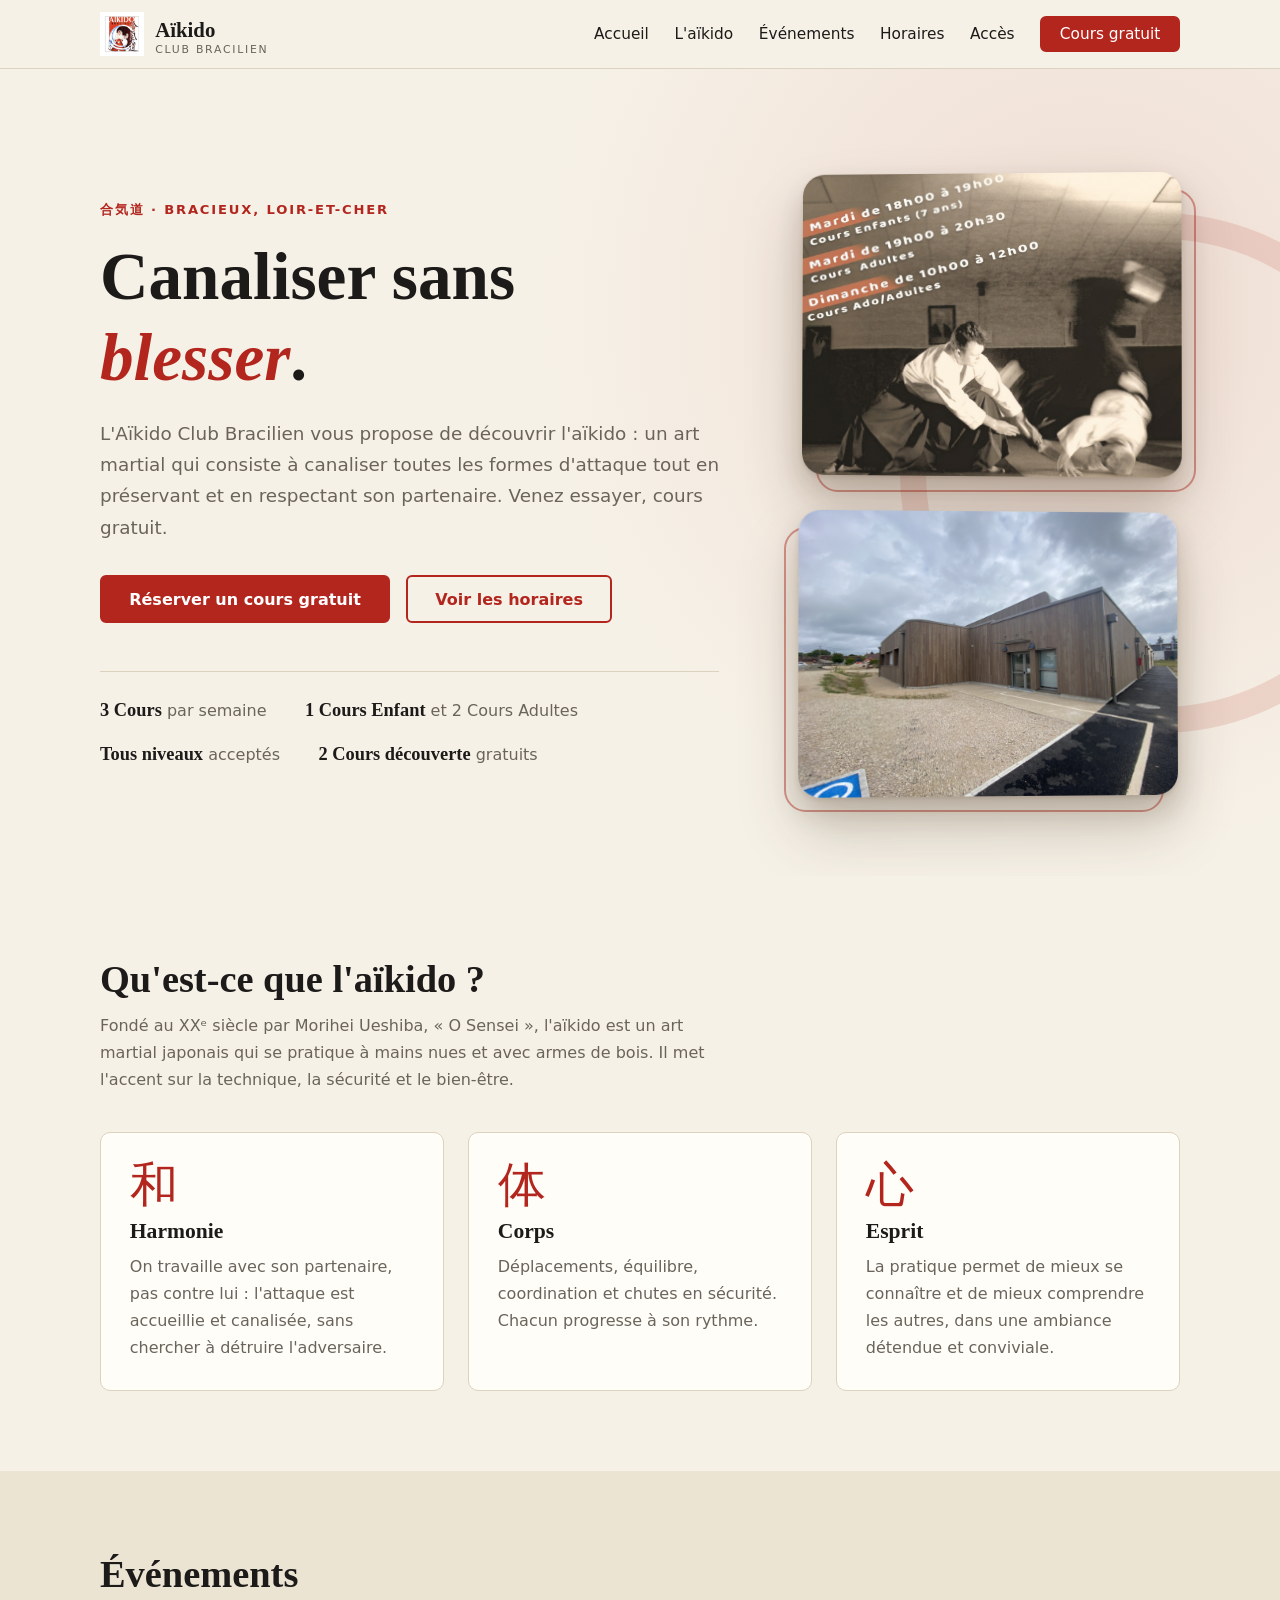
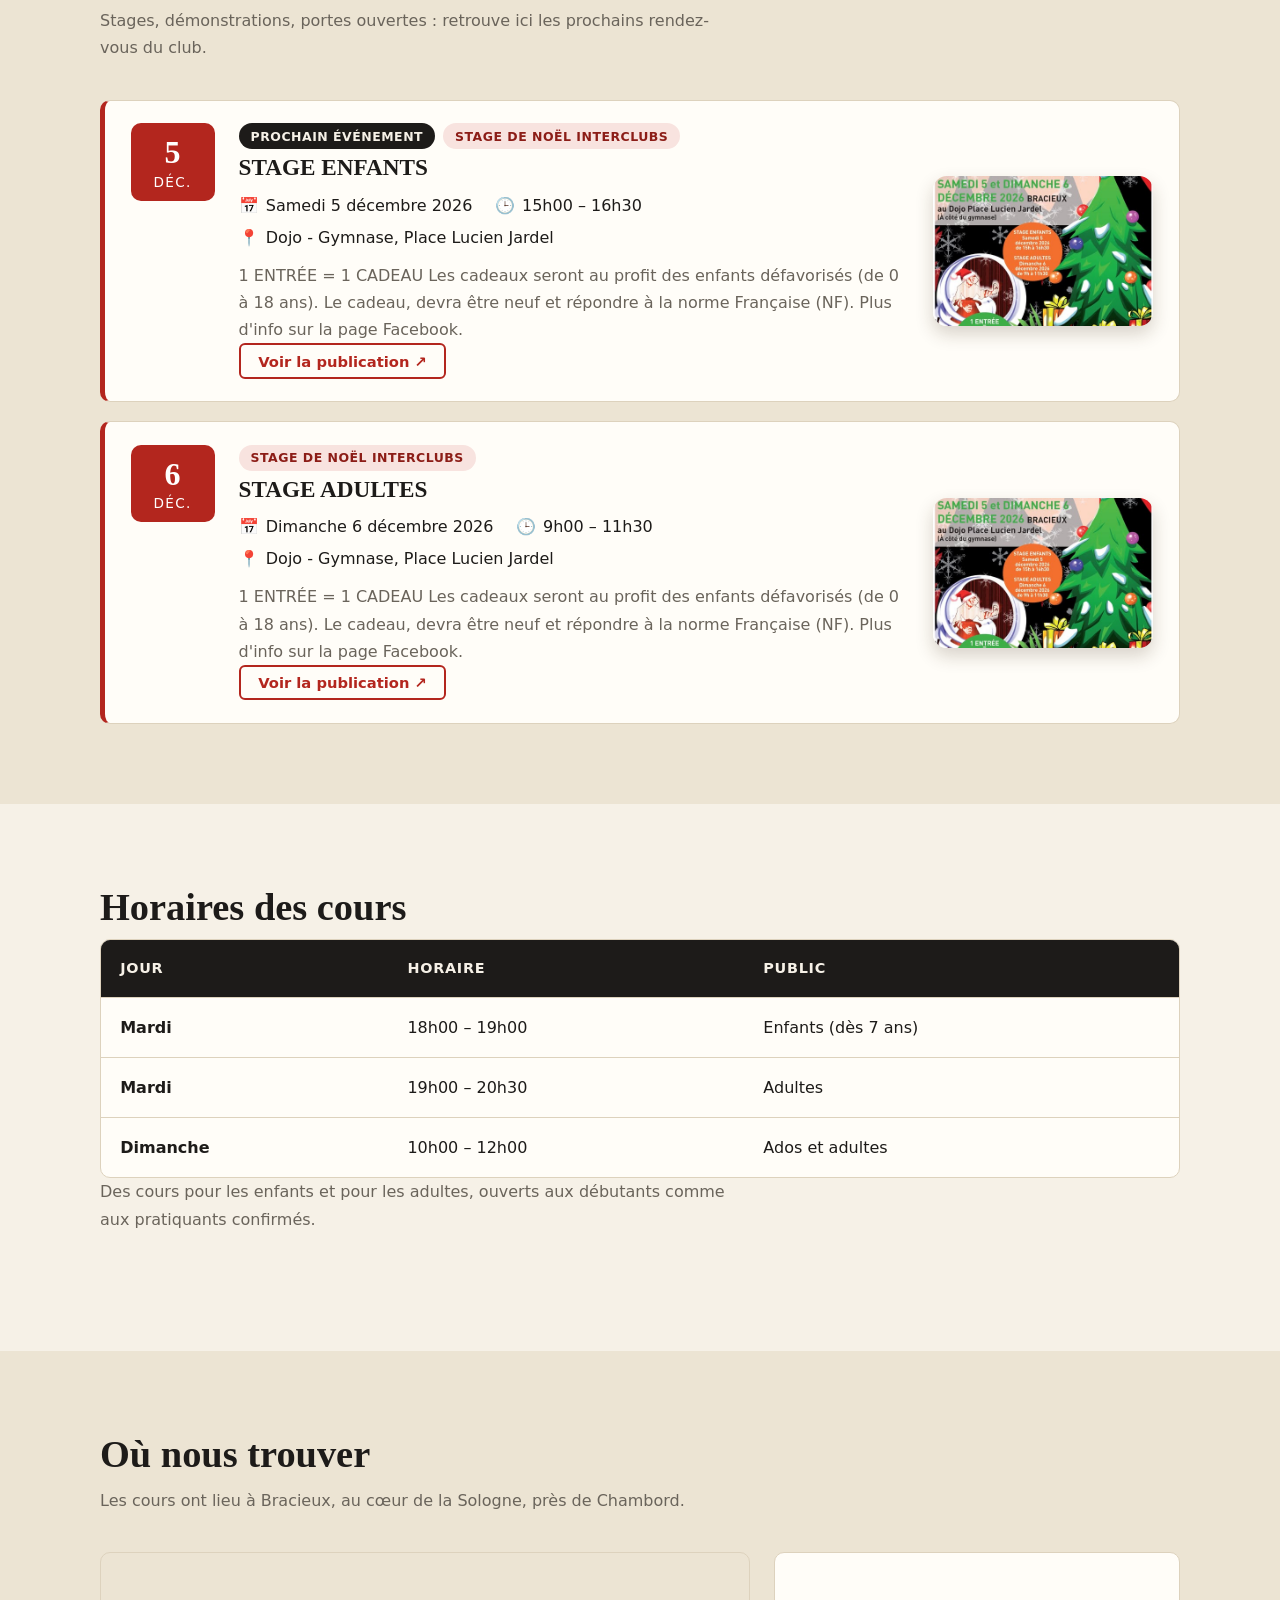
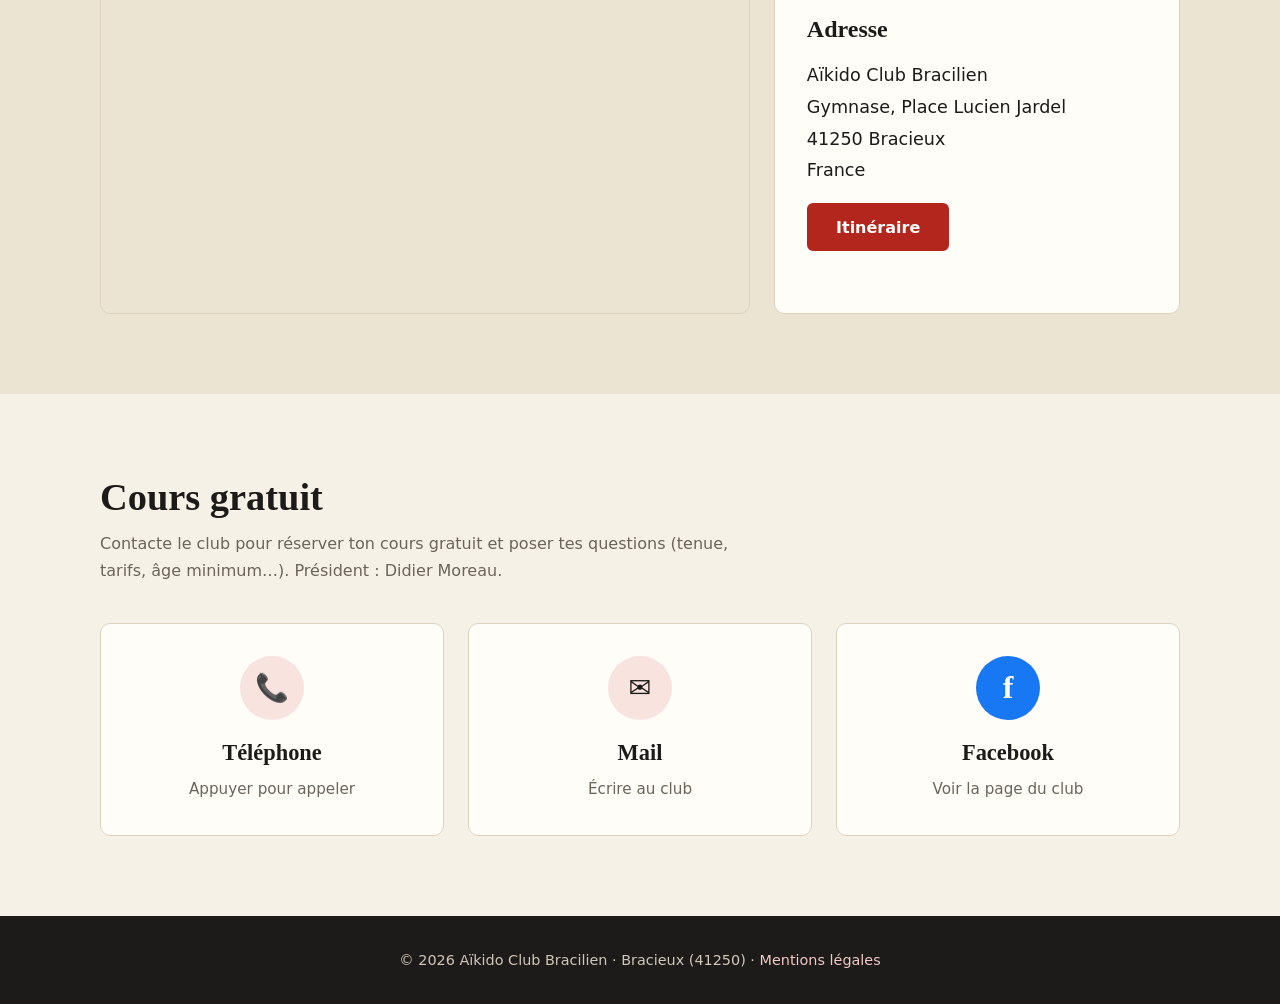
<file: index.html>
<!DOCTYPE html>
<html lang="fr">
<head>
  <meta charset="UTF-8">
  <meta name="viewport" content="width=device-width, initial-scale=1.0">
  <title>Aïkido Club Bracilien — Aïkido à Bracieux (Loir-et-Cher)</title>
  <meta name="description" content="Aïkido Club Bracilien, à Bracieux (41250) : cours d'aïkido le mardi soir et le dimanche matin, cours gratuit.">
  <link rel="icon" href="favicon.ico" sizes="any">
  <link rel="icon" type="image/png" sizes="192x192" href="/favicon.png">
  <link rel="stylesheet" href="css/style.css?v=2">
</head>
<body>

  <header class="site-header">
    <nav class="nav container">
      <a href="#accueil" class="logo">
		  <img src="img/aikido.jpg" alt="" width="44" height="44">
		  <span>Aïkido <small>Club Bracilien</small></span>
      </a>
      <button class="nav-toggle" aria-label="Ouvrir le menu" aria-expanded="false">
        <span></span><span></span><span></span>
      </button>
      <ul class="nav-links">
        <li><a href="#accueil">Accueil</a></li>
        <li><a href="#aikido">L'aïkido</a></li>
		<li><a href="#evenements">Événements</a></li>
        <li><a href="#horaires">Horaires</a></li>
        <li><a href="#lieu">Accès</a></li>
        <li><a href="#contact" class="btn btn-small">Cours gratuit</a></li>
      </ul>
    </nav>
  </header>

  <main>
    <section id="accueil" class="hero">
      <div class="container hero-inner">
        <div class="hero-text">
          <p class="eyebrow">合気道 · Bracieux, Loir-et-Cher</p>
          <h1>Canaliser sans <span class="accent">blesser</span>.</h1>
          <p class="lead">L'Aïkido Club Bracilien vous propose de découvrir l'aïkido : un art martial qui consiste à canaliser toutes les formes d'attaque tout en préservant et en respectant son partenaire. Venez essayer, cours gratuit.</p>
          <div class="hero-actions">
            <a href="#contact" class="btn">Réserver un cours gratuit</a>
            <a href="#horaires" class="btn btn-ghost">Voir les horaires</a>
          </div>
          <ul class="hero-facts">
            <li><strong>3 Cours</strong> par semaine</li>
            <li><strong>1 Cours Enfant</strong> et 2 Cours Adultes</li>
            <li><strong>Tous niveaux</strong> acceptés</li>
            <li><strong>2 Cours découverte</strong> gratuits</li>
          </ul>
        </div>
		  
		<div class="hero-medias">
          <figure class="hero-media">
            <img src="img/hero.jpg" alt="" width="340" onerror="this.parentNode.remove()">
          </figure>
          <figure class="hero-media hero-media-2">
            <img src="img/aikido1.jpg" alt="" width="340" loading="lazy" onerror="this.parentNode.remove()">
          </figure>
		</div>
      </div>
    </section>

    <section id="aikido" class="section">
      <div class="container">
        <h2>Qu'est-ce que l'aïkido ?</h2>
        <p class="section-sub">Fondé au XXᵉ siècle par Morihei Ueshiba, « O Sensei », l'aïkido est un art martial japonais qui se pratique à mains nues et avec armes de bois. Il met l'accent sur la technique, la sécurité et le bien-être.</p>
        <div class="cards">
          <article class="card">
            <div class="kanji" aria-hidden="true">和</div>
            <h3>Harmonie</h3>
            <p>On travaille avec son partenaire, pas contre lui : l'attaque est accueillie et canalisée, sans chercher à détruire l'adversaire.</p>
          </article>
          <article class="card">
            <div class="kanji" aria-hidden="true">体</div>
            <h3>Corps</h3>
            <p>Déplacements, équilibre, coordination et chutes en sécurité. Chacun progresse à son rythme.</p>
          </article>
          <article class="card">
            <div class="kanji" aria-hidden="true">心</div>
            <h3>Esprit</h3>
            <p>La pratique permet de mieux se connaître et de mieux comprendre les autres, dans une ambiance détendue et conviviale.</p>
          </article>
        </div>
      </div>
    </section>

    <section id="evenements" class="section section-alt">
      <div class="container">
        <h2>Événements</h2>
        <p class="section-sub">Stages, démonstrations, portes ouvertes : retrouve ici les prochains rendez-vous du club.</p>
        <ul class="agenda" id="agenda-list"></ul>
        <p class="agenda-empty" id="agenda-empty">
          <span class="agenda-empty-icon" aria-hidden="true">📅</span>
          <strong>Aucun événement annoncé pour le moment</strong>
          <span>Suis le club sur <a href="#contact" data-contact="fb">Facebook</a> pour ne rien manquer.</span>
        </p>
      </div>
    </section>

    <section id="horaires" class="section">
      <div class="container">
        <h2>Horaires des cours</h2>
        <div class="table-wrap">
          <table class="schedule">
            <thead>
              <tr><th>Jour</th><th>Horaire</th><th>Public</th></tr>
            </thead>
            <tbody>
              <tr><td>Mardi</td><td>18h00 – 19h00</td><td>Enfants (dès 7 ans)</td></tr>
              <tr><td>Mardi</td><td>19h00 – 20h30</td><td>Adultes</td></tr>
              <tr><td>Dimanche</td><td>10h00 – 12h00</td><td>Ados et adultes</td></tr>
            </tbody>
          </table>
        </div>
        <p class="section-sub">Des cours pour les enfants et pour les adultes, ouverts aux débutants comme aux pratiquants confirmés.</p>
      </div>
    </section>

    <section id="lieu" class="section section-alt">
      <div class="container">
        <h2>Où nous trouver</h2>
        <p class="section-sub">Les cours ont lieu à Bracieux, au cœur de la Sologne, près de Chambord.</p>
        <div class="lieu">
          <div class="map-wrap">
            <iframe
              title="Carte : Place Lucien Jardel, 41250 Bracieux"
              src="https://www.google.com/maps?q=Place+Lucien+Jardel,+41250+Bracieux,+France&amp;output=embed"
              loading="lazy"
              referrerpolicy="no-referrer-when-downgrade"
              allowfullscreen></iframe>
          </div>
          <div class="address-card">
            <h3>Adresse</h3>
            <address>
              Aïkido Club Bracilien<br>
              Gymnase, Place Lucien Jardel<br>
              41250 Bracieux<br>
              France
            </address>
            <a class="btn" href="https://www.google.com/maps/dir/?api=1&amp;destination=Place+Lucien+Jardel,+41250+Bracieux,+France" target="_blank" rel="noopener noreferrer">Itinéraire</a>          </div>
        </div>
      </div>
    </section>

    <section id="contact" class="section">
      <div class="container">
        <h2>Cours gratuit</h2>
        <p class="section-sub">Contacte le club pour réserver ton cours gratuit et poser tes questions (tenue, tarifs, âge minimum…). Président : Didier Moreau.</p>
        <div class="contact-boxes">
          <a href="#contact" class="contact-box" data-contact="tel" aria-label="Appeler le club">
            <span class="contact-icon" aria-hidden="true">📞</span>
            <strong>Téléphone</strong>
            <span>Appuyer pour appeler</span>
          </a>
          <a href="#contact" class="contact-box" data-contact="mail" aria-label="Écrire un mail au club">
            <span class="contact-icon" aria-hidden="true">✉️</span>
            <strong>Mail</strong>
            <span>Écrire au club</span>
          </a>
          <a href="#contact" class="contact-box" data-contact="fb" aria-label="Ouvrir la page Facebook du club">
            <span class="contact-icon contact-icon-fb" aria-hidden="true">f</span>
            <strong>Facebook</strong>
            <span>Voir la page du club</span>
          </a>
        </div>
      </div>
    </section>
  </main>

  <footer class="site-footer">
    <div class="container">
      <p>© <span id="year"></span> Aïkido Club Bracilien · Bracieux (41250) · <a href="mentions-legales.html" style="color:#f2c9c5">Mentions légales</a></p>
    </div>
  </footer>

  <script src="js/evenements.js"></script>
  <script src="js/main.js"></script>
</body>
</html>
</file>
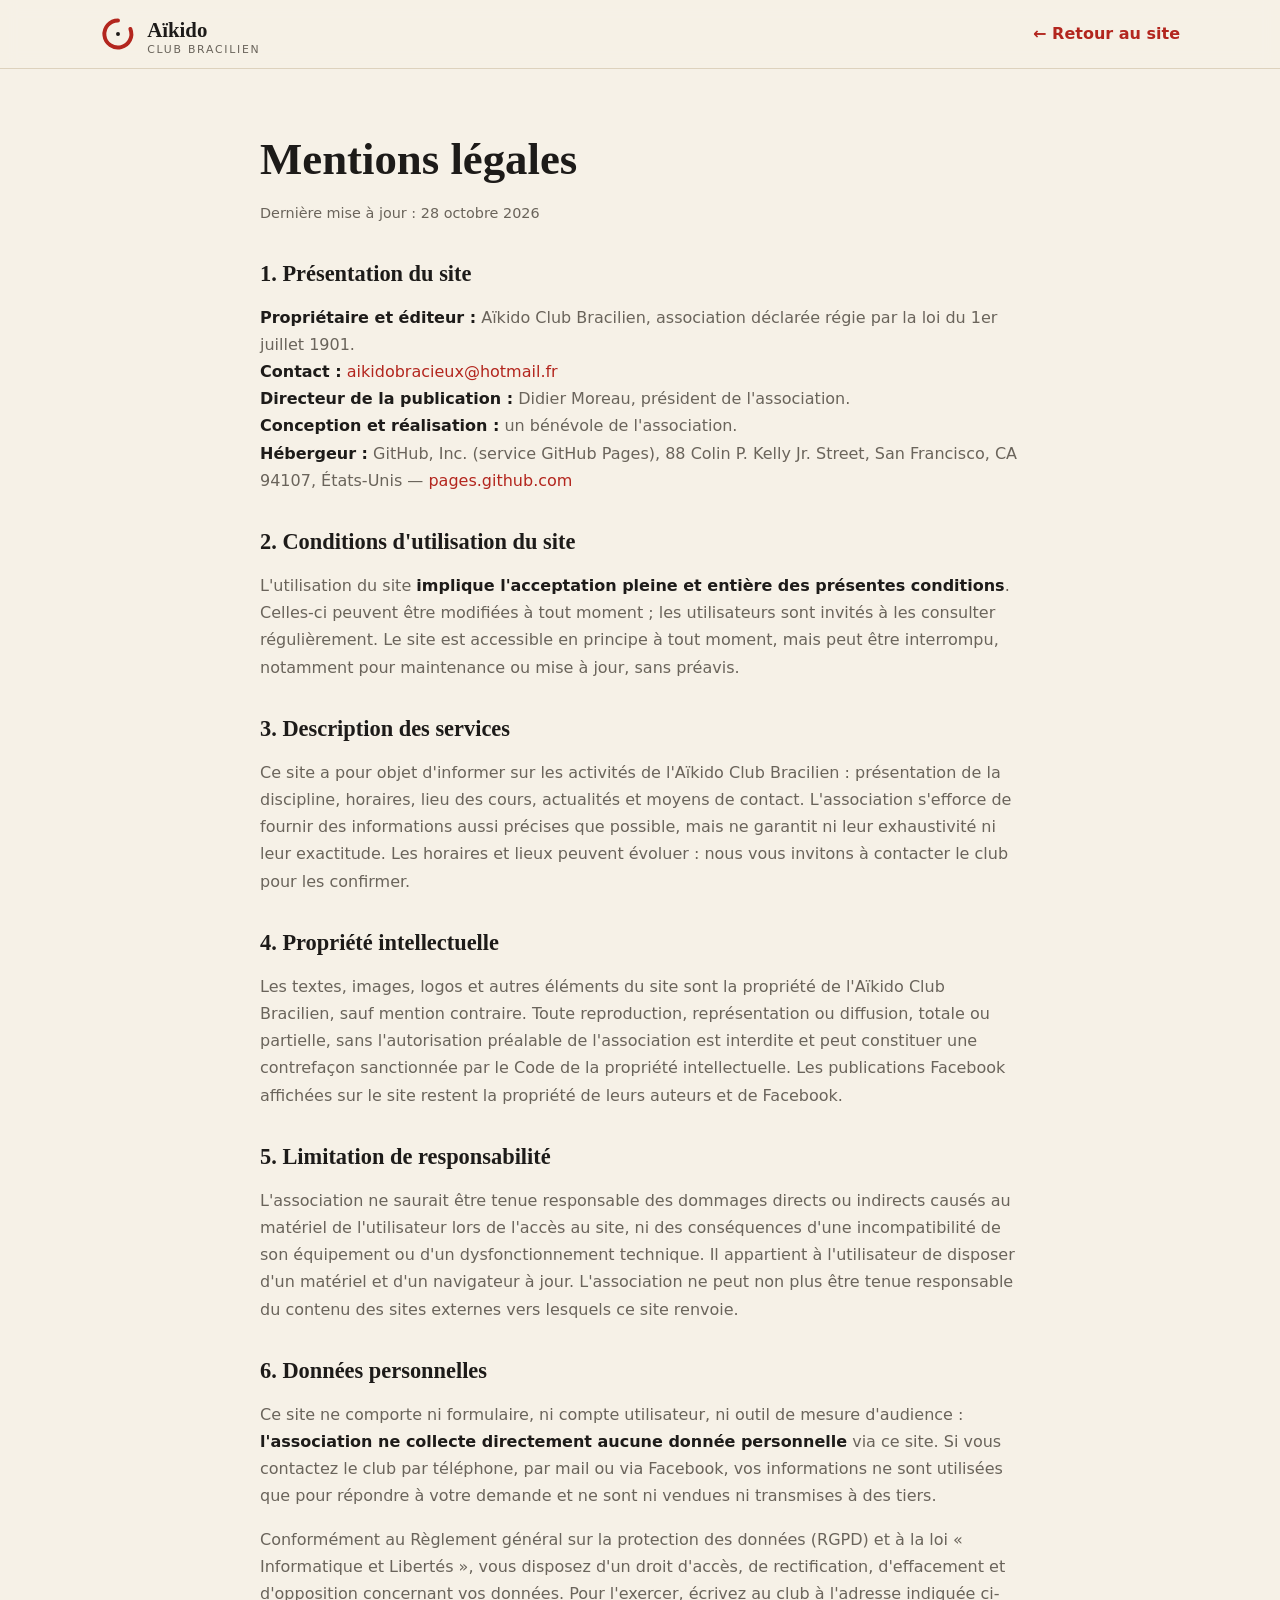
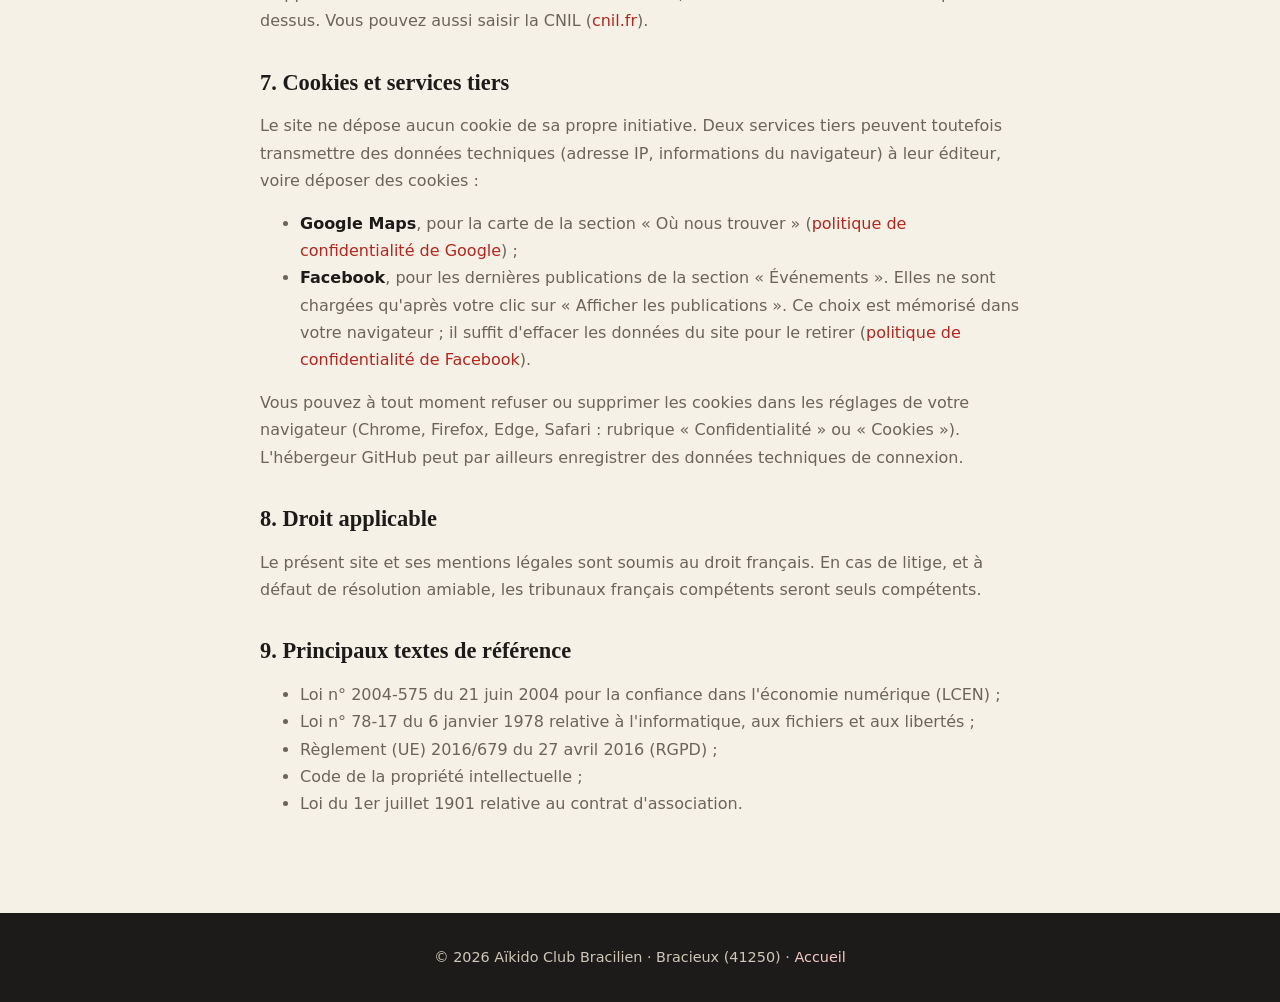
<file: mentions-legales.html>
<!DOCTYPE html>
<html lang="fr">
<head>
  <meta charset="UTF-8">
  <meta name="viewport" content="width=device-width, initial-scale=1.0">
  <title>Mentions légales — Aïkido Club Bracilien</title>
  <meta name="robots" content="noindex">
  <link rel="icon" href="favicon.ico" sizes="any">
  <link rel="icon" type="image/png" href="favicon.png">
  <link rel="stylesheet" href="css/style.css">
  <style>
    .legal { padding: 4rem 0 5rem; max-width: 760px; }
    .legal h1 { font-size: clamp(2rem, 4vw, 2.8rem); margin: 0 0 .5rem; }
    .legal h2 { font-size: 1.4rem; margin: 2.2rem 0 .6rem; }
    .legal p, .legal li { color: var(--muted); }
    .legal strong { color: var(--ink); }
    .legal .updated { font-size: .9rem; }
    .back-link { font-weight: 600; }
    .site-footer a { color: #f2c9c5; }
  </style>
</head>
<body>

  <header class="site-header">
    <nav class="nav container">
      <a href="index.html" class="logo">
        <img src="img/logo.svg" alt="" width="36" height="36">
        <span>Aïkido <small>Club Bracilien</small></span>
      </a>
      <a href="index.html" class="back-link">← Retour au site</a>
    </nav>
  </header>

  <main>
    <div class="container legal">
      <h1>Mentions légales</h1>
      <p class="updated">Dernière mise à jour : 28 octobre 2026</p>

      <h2>1. Présentation du site</h2>
      <p>
        <strong>Propriétaire et éditeur :</strong> Aïkido Club Bracilien, association déclarée régie par la loi du 1er juillet 1901.<br>
        <strong>Contact :</strong> <span id="legal-mail">[adresse électronique du club]</span><br>
        <strong>Directeur de la publication :</strong> Didier Moreau, président de l'association.<br>
        <strong>Conception et réalisation :</strong> un bénévole de l'association.<br>
        <strong>Hébergeur :</strong> GitHub, Inc. (service GitHub Pages), 88 Colin P. Kelly Jr. Street, San Francisco, CA 94107, États-Unis — <a href="https://pages.github.com/" target="_blank" rel="noopener">pages.github.com</a>
      </p>

      <h2>2. Conditions d'utilisation du site</h2>
      <p>L'utilisation du site <strong>implique l'acceptation pleine et entière des présentes conditions</strong>. Celles-ci peuvent être modifiées à tout moment ; les utilisateurs sont invités à les consulter régulièrement. Le site est accessible en principe à tout moment, mais peut être interrompu, notamment pour maintenance ou mise à jour, sans préavis.</p>

      <h2>3. Description des services</h2>
      <p>Ce site a pour objet d'informer sur les activités de l'Aïkido Club Bracilien : présentation de la discipline, horaires, lieu des cours, actualités et moyens de contact. L'association s'efforce de fournir des informations aussi précises que possible, mais ne garantit ni leur exhaustivité ni leur exactitude. Les horaires et lieux peuvent évoluer : nous vous invitons à contacter le club pour les confirmer.</p>

      <h2>4. Propriété intellectuelle</h2>
      <p>Les textes, images, logos et autres éléments du site sont la propriété de l'Aïkido Club Bracilien, sauf mention contraire. Toute reproduction, représentation ou diffusion, totale ou partielle, sans l'autorisation préalable de l'association est interdite et peut constituer une contrefaçon sanctionnée par le Code de la propriété intellectuelle. Les publications Facebook affichées sur le site restent la propriété de leurs auteurs et de Facebook.</p>

      <h2>5. Limitation de responsabilité</h2>
      <p>L'association ne saurait être tenue responsable des dommages directs ou indirects causés au matériel de l'utilisateur lors de l'accès au site, ni des conséquences d'une incompatibilité de son équipement ou d'un dysfonctionnement technique. Il appartient à l'utilisateur de disposer d'un matériel et d'un navigateur à jour. L'association ne peut non plus être tenue responsable du contenu des sites externes vers lesquels ce site renvoie.</p>

      <h2>6. Données personnelles</h2>
      <p>Ce site ne comporte ni formulaire, ni compte utilisateur, ni outil de mesure d'audience : <strong>l'association ne collecte directement aucune donnée personnelle</strong> via ce site. Si vous contactez le club par téléphone, par mail ou via Facebook, vos informations ne sont utilisées que pour répondre à votre demande et ne sont ni vendues ni transmises à des tiers.</p>
      <p>Conformément au Règlement général sur la protection des données (RGPD) et à la loi « Informatique et Libertés », vous disposez d'un droit d'accès, de rectification, d'effacement et d'opposition concernant vos données. Pour l'exercer, écrivez au club à l'adresse indiquée ci-dessus. Vous pouvez aussi saisir la CNIL (<a href="https://www.cnil.fr" target="_blank" rel="noopener">cnil.fr</a>).</p>

      <h2>7. Cookies et services tiers</h2>
      <p>Le site ne dépose aucun cookie de sa propre initiative. Deux services tiers peuvent toutefois transmettre des données techniques (adresse IP, informations du navigateur) à leur éditeur, voire déposer des cookies :</p>
      <ul>
        <li><strong>Google Maps</strong>, pour la carte de la section « Où nous trouver » (<a href="https://policies.google.com/privacy" target="_blank" rel="noopener">politique de confidentialité de Google</a>) ;</li>
        <li><strong>Facebook</strong>, pour les dernières publications de la section « Événements ». Elles ne sont chargées qu'après votre clic sur « Afficher les publications ». Ce choix est mémorisé dans votre navigateur ; il suffit d'effacer les données du site pour le retirer (<a href="https://www.facebook.com/privacy/policy/" target="_blank" rel="noopener">politique de confidentialité de Facebook</a>).</li>
      </ul>
      <p>Vous pouvez à tout moment refuser ou supprimer les cookies dans les réglages de votre navigateur (Chrome, Firefox, Edge, Safari : rubrique « Confidentialité » ou « Cookies »). L'hébergeur GitHub peut par ailleurs enregistrer des données techniques de connexion.</p>

      <h2>8. Droit applicable</h2>
      <p>Le présent site et ses mentions légales sont soumis au droit français. En cas de litige, et à défaut de résolution amiable, les tribunaux français compétents seront seuls compétents.</p>

      <h2>9. Principaux textes de référence</h2>
      <ul>
        <li>Loi n° 2004-575 du 21 juin 2004 pour la confiance dans l'économie numérique (LCEN) ;</li>
        <li>Loi n° 78-17 du 6 janvier 1978 relative à l'informatique, aux fichiers et aux libertés ;</li>
        <li>Règlement (UE) 2016/679 du 27 avril 2016 (RGPD) ;</li>
        <li>Code de la propriété intellectuelle ;</li>
        <li>Loi du 1er juillet 1901 relative au contrat d'association.</li>
      </ul>
    </div>
  </main>

  <footer class="site-footer">
    <div class="container">
      <p>© <span id="year"></span> Aïkido Club Bracilien · Bracieux (41250) · <a href="index.html">Accueil</a></p>
    </div>
  </footer>

  <script>
    document.getElementById('year').textContent = new Date().getFullYear();
    // Adresse mail assemblée au chargement (non écrite en clair dans le code)
    (function () {
      var m = ['aikidobracieux', 'hotmail.fr'].join('@');
      var n = document.getElementById('legal-mail');
      if (n) { var a = document.createElement('a'); a.href = 'mailto:' + m; a.textContent = m; n.textContent = ''; n.appendChild(a); }
    })();
  </script>
</body>
</html>
</file>
<file: css/style.css>
:root {
  --paper: #f6f1e7;
  --paper-alt: #ece4d3;
  --card: #fffdf8;
  --ink: #1d1b19;
  --muted: #6a645b;
  --red: #b3261e;
  --red-dark: #8c1d17;
  --line: #ddd2bd;
  --radius: 10px;
  --serif: "Iowan Old Style", "Palatino Linotype", Palatino, Georgia, "Times New Roman", serif;
  --sans: system-ui, -apple-system, "Segoe UI", Roboto, Arial, sans-serif;
}

*, *::before, *::after { box-sizing: border-box; }
html { scroll-behavior: smooth; scroll-padding-top: 76px; }
body { margin: 0; font-family: var(--sans); background: var(--paper); color: var(--ink); line-height: 1.7; }
img { max-width: 100%; display: block; }
a { color: var(--red); text-decoration: none; }
h1, h2, h3 { font-family: var(--serif); line-height: 1.2; font-weight: 700; }

.container { width: min(1080px, 100% - 2.5rem); margin-inline: auto; }

/* Header */
.site-header { position: sticky; top: 0; z-index: 50; background: rgba(246, 241, 231, .92); backdrop-filter: blur(8px); border-bottom: 1px solid var(--line); }
.nav { display: flex; align-items: center; justify-content: space-between; height: 68px; }
.logo { display: flex; align-items: center; gap: .7rem; color: var(--ink); font-family: var(--serif); font-size: 1.3rem; font-weight: 700; }
.logo small { display: block; font: 500 .68rem var(--sans); letter-spacing: .16em; text-transform: uppercase; color: var(--muted); margin-top: -.3rem; }
.nav-links { display: flex; align-items: center; gap: 1.6rem; list-style: none; margin: 0; padding: 0; }
.nav-links a { color: var(--ink); font-weight: 500; font-size: .96rem; position: relative; }
.nav-links a:not(.btn)::after { content: ""; position: absolute; left: 0; bottom: -4px; width: 0; height: 2px; background: var(--red); transition: width .25s; }
.nav-links a:not(.btn):hover::after { width: 100%; }

.nav-toggle { display: none; background: none; border: 0; cursor: pointer; padding: .5rem; }
.nav-toggle span { display: block; width: 24px; height: 2px; background: var(--ink); margin: 5px 0; }

/* Buttons */
.btn { display: inline-block; cursor: pointer; padding: .8rem 1.7rem; border: 2px solid var(--red); border-radius: 6px; background: var(--red); color: #fff !important; font: 600 1rem var(--sans); transition: background .2s, transform .2s; }
.btn:hover { background: var(--red-dark); border-color: var(--red-dark); transform: translateY(-2px); }
.btn-small { padding: .45rem 1.1rem; font-size: .92rem; }
.btn-ghost { background: transparent; color: var(--red) !important; }
.btn-ghost:hover { background: var(--red); color: #fff !important; }

/* Hero */
.hero { position: relative; overflow: hidden; padding: 6.5rem 0 5rem; background: radial-gradient(circle at 85% 30%, rgba(179, 38, 30, .1), transparent 45%), var(--paper); }
.hero::after { content: ""; position: absolute; right: -140px; top: 50%; width: 520px; height: 520px; transform: translateY(-50%); border: 26px solid rgba(179, 38, 30, .13); border-right-color: transparent; border-radius: 50%; pointer-events: none; }
.hero-inner { position: relative; z-index: 1; }
.eyebrow { color: var(--red); font-weight: 600; letter-spacing: .14em; text-transform: uppercase; font-size: .82rem; margin: 0 0 1rem; }
.hero h1 { font-size: clamp(2.4rem, 6vw, 4.2rem); margin: 0 0 1.2rem; max-width: 14ch; }
.accent { color: var(--red); font-style: italic; }
.lead { font-size: 1.15rem; color: var(--muted); max-width: 54ch; margin: 0 0 2rem; }
.hero-actions { display: flex; flex-wrap: wrap; gap: 1rem; margin-bottom: 3rem; }
.hero-facts { display: flex; flex-wrap: wrap; gap: .8rem 2.4rem; list-style: none; margin: 0; padding: 1.4rem 0 0; border-top: 1px solid var(--line); color: var(--muted); max-width: 640px; }
.hero-facts strong { color: var(--ink); font-family: var(--serif); font-size: 1.15rem; }

/* Sections */
.section { padding: 5rem 0; }
.section-alt { background: var(--paper-alt); }
.section h2 { font-size: clamp(1.7rem, 3.2vw, 2.4rem); margin: 0 0 .6rem; }
.section-sub { color: var(--muted); max-width: 62ch; margin: 0 0 2.4rem; }

.cards { display: grid; grid-template-columns: repeat(auto-fit, minmax(260px, 1fr)); gap: 1.5rem; }
.card { background: var(--card); border: 1px solid var(--line); border-radius: var(--radius); padding: 1.8rem; transition: transform .25s, box-shadow .25s; }
.card:hover { transform: translateY(-5px); box-shadow: 0 14px 30px rgba(60, 40, 20, .1); }
.card h3 { margin: 0 0 .5rem; font-size: 1.35rem; }
.card p { margin: 0; color: var(--muted); }
.kanji { font-family: var(--serif); font-size: 3rem; line-height: 1; color: var(--red); margin-bottom: .6rem; }

/* Table */
.table-wrap { overflow-x: auto; border: 1px solid var(--line); border-radius: var(--radius); background: var(--card); }
.schedule { width: 100%; border-collapse: collapse; min-width: 520px; }
.schedule th, .schedule td { padding: 1rem 1.2rem; text-align: left; border-bottom: 1px solid var(--line); }
.schedule thead th { background: var(--ink); color: var(--paper); font-weight: 600; font-size: .9rem; letter-spacing: .05em; text-transform: uppercase; }
.schedule tbody tr:last-child td { border-bottom: 0; }
.schedule tbody tr:hover { background: #faf4e6; }
.schedule td:first-child { font-weight: 600; }
.note { margin: 1.2rem 0 0; color: var(--muted); font-size: .95rem; }

/* Prices */
.price .amount { font-family: var(--serif); font-size: 2.6rem; color: var(--ink); font-weight: 700; margin: .4rem 0 1rem; }
.price .amount span { font-size: 1rem; color: var(--muted); font-weight: 400; margin-left: .2rem; }
.price ul { margin: 0; padding: 0; list-style: none; color: var(--muted); }
.price li { padding: .4rem 0 .4rem 1.5rem; border-top: 1px solid var(--line); position: relative; }
.price li::before { content: "•"; position: absolute; left: .3rem; color: var(--red); }
.price.featured { border: 2px solid var(--red); position: relative; }
.price.featured::before { content: "Le plus choisi"; position: absolute; top: -.8rem; left: 1.5rem; background: var(--red); color: #fff; font-size: .75rem; padding: .15rem .7rem; border-radius: 99px; letter-spacing: .05em; }

/* Team */
.person { text-align: center; }
.avatar { width: 84px; height: 84px; margin: 0 auto 1rem; border-radius: 50%; background: var(--red); color: #fff; display: grid; place-items: center; font: 700 2.2rem var(--serif); }
.role { color: var(--red) !important; font-weight: 600; font-size: .92rem; margin-bottom: .6rem !important; }

/* Contact */
.contact { display: grid; grid-template-columns: 1fr 1.2fr; gap: 3.5rem; align-items: start; }
.info { list-style: none; margin: 0; padding: 0; display: grid; gap: 1.2rem; color: var(--muted); }
.info strong { color: var(--ink); }
.form { display: grid; gap: 1.1rem; background: var(--card); border: 1px solid var(--line); border-radius: var(--radius); padding: 1.8rem; }
.form label { display: grid; gap: .35rem; font-weight: 600; font-size: .95rem; }
.form input, .form select, .form textarea { width: 100%; padding: .75rem .9rem; background: #fff; color: var(--ink); border: 1px solid var(--line); border-radius: 6px; font: 400 1rem var(--sans); }
.form input:focus, .form select:focus, .form textarea:focus { outline: 2px solid var(--red); outline-offset: 1px; border-color: transparent; }
.form .btn { justify-self: start; }
.form-status { margin: 0; min-height: 1.5em; font-size: .95rem; }
.form-status.ok { color: #1f7a3d; }
.form-status.err { color: var(--red); }

/* Footer */
.site-footer { background: var(--ink); color: #cfc7b8; padding: 2rem 0; text-align: center; font-size: .9rem; }
.site-footer p { margin: 0; }

@media (max-width: 800px) {
  .nav-toggle { display: block; }
  .nav-links { display: none; position: absolute; top: 68px; left: 0; right: 0; flex-direction: column; gap: 0; background: var(--paper); border-bottom: 1px solid var(--line); padding: .5rem 0 1rem; }
  .nav-links.open { display: flex; }
  .nav-links li { padding: .6rem 0; }
  .contact { grid-template-columns: 1fr; gap: 2rem; }
  .hero { padding: 4rem 0 3rem; }
  .hero::after { width: 340px; height: 340px; right: -170px; }
}

@media (prefers-reduced-motion: reduce) {
  * { transition: none !important; scroll-behavior: auto !important; }
}

/* Carte d'appel à l'action (contact) */
.cta-card { background: var(--card); border: 1px solid var(--line); border-radius: var(--radius); padding: 2rem; display: grid; gap: 1rem; justify-items: start; }
.cta-card h3 { margin: 0; font-size: 1.5rem; }
.cta-card p { margin: 0; color: var(--muted); }
.cta-card .cta-sep { margin-top: .4rem; font-size: .95rem; }
.cta-card .btn { font-size: 1.1rem; }

/* Lieu : carte + adresse */
.lieu { display: grid; grid-template-columns: 1.6fr 1fr; gap: 1.5rem; align-items: stretch; }
.map-wrap { min-height: 360px; border: 1px solid var(--line); border-radius: var(--radius); overflow: hidden; background: var(--paper-alt); }
.map-wrap iframe { display: block; width: 100%; height: 100%; min-height: 360px; border: 0; }
.address-card { background: var(--card); border: 1px solid var(--line); border-radius: var(--radius); padding: 2rem; display: grid; gap: 1rem; align-content: center; justify-items: start; }
.address-card h3 { margin: 0; font-size: 1.5rem; }
.address-card address { font-style: normal; font-size: 1.1rem; line-height: 1.8; }

/* Contact : encadrés cliquables */
.contact-boxes { display: grid; grid-template-columns: repeat(auto-fit, minmax(220px, 1fr)); gap: 1.5rem; }
.contact-box { display: grid; gap: .3rem; justify-items: center; text-align: center; padding: 2rem 1.2rem; background: var(--card); border: 1px solid var(--line); border-radius: var(--radius); color: var(--ink); transition: transform .25s, box-shadow .25s, border-color .25s; }
.contact-box:hover, .contact-box:focus-visible { transform: translateY(-5px); border-color: var(--red); box-shadow: 0 14px 30px rgba(60, 40, 20, .12); }
.contact-box strong { font-family: var(--serif); font-size: 1.4rem; }
.contact-box span:last-child { color: var(--muted); font-size: .95rem; }
.contact-icon { width: 64px; height: 64px; border-radius: 50%; display: grid; place-items: center; background: #f8e3df; font-size: 1.7rem; margin-bottom: .6rem; }
.contact-icon-fb { background: #1877f2; color: #fff; font: 700 2rem Georgia, serif; }

/* Agenda des événements */
.agenda { list-style: none; margin: 0; padding: 0; display: grid; gap: 1.2rem; }
.agenda-item { display: flex; gap: 1.5rem; align-items: stretch; background: var(--card); border: 1px solid var(--line); border-left: 5px solid var(--red); border-radius: var(--radius); padding: 1.4rem 1.6rem; transition: transform .25s, box-shadow .25s; }
.agenda-item:hover { transform: translateY(-3px); box-shadow: 0 14px 28px rgba(60, 40, 20, .12); }
.agenda-date { flex: 0 0 auto; min-width: 84px; align-self: flex-start; padding: .7rem .4rem; text-align: center; background: var(--red); color: #fff; border-radius: 10px; line-height: 1.1; }
.agenda-day { display: block; font: 700 2rem var(--serif); white-space: nowrap; }
.agenda-month { display: block; margin-top: .2rem; font-size: .85rem; text-transform: uppercase; letter-spacing: .1em; }
.agenda-body { min-width: 0; }
.agenda-body h3 { margin: .3rem 0 .6rem; font-size: 1.45rem; }
.agenda-tags { display: flex; flex-wrap: wrap; gap: .5rem; }
.agenda-tag { display: inline-block; padding: .15rem .75rem; border-radius: 99px; background: #f8e3df; color: var(--red-dark); font-size: .78rem; font-weight: 600; letter-spacing: .04em; text-transform: uppercase; }
.agenda-tag-next { background: var(--ink); color: var(--paper); }
.agenda-meta { list-style: none; margin: 0 0 .7rem; padding: 0; display: flex; flex-wrap: wrap; gap: .3rem 1.4rem; color: var(--ink); font-weight: 500; }
.agenda-meta-item { display: flex; gap: .45rem; align-items: baseline; }
.agenda-desc { margin: 0; color: var(--muted); }
.agenda-empty { margin: 0; padding: 2.4rem 1.5rem; display: grid; gap: .35rem; justify-items: center; text-align: center; color: var(--muted); background: var(--card); border: 2px dashed var(--line); border-radius: var(--radius); }
.agenda-empty strong { color: var(--ink); font: 700 1.3rem var(--serif); }
.agenda-empty-icon { font-size: 2.2rem; }
.agenda-img { flex: 0 0 220px; width: 220px; height: 150px; align-self: center; object-fit: cover; border-radius: 14px; box-shadow: 0 8px 18px rgba(60, 40, 20, .2); }
@media (max-width: 800px) {
  .agenda-img { width: 100%; flex-basis: auto; height: 200px; }
}
@media (max-width: 600px) {
  .agenda-item { flex-direction: column; gap: 1rem; padding: 1.2rem; }
  .agenda-date { align-self: flex-start; }
}

@media (max-width: 800px) {
  .lieu { grid-template-columns: 1fr; }
  .map-wrap, .map-wrap iframe { min-height: 300px; }
}

/* Accueil : images à droite */
.hero-inner { display: grid; grid-template-columns: minmax(0, 1.2fr) minmax(0, .8fr); gap: 3rem; align-items: center; }
.hero-medias { display: grid; gap: 2.2rem; justify-self: end; width: 100%; max-width: 380px; }
.hero-media { position: relative; isolation: isolate; margin: 0; width: 100%; perspective: 1200px; }
.hero-media::before { content: ""; position: absolute; inset: 0; z-index: -1; border: 2px solid rgba(179, 38, 30, .45); border-radius: 22px; transform: translate(16px, 16px); transition: transform .4s ease; }
.hero-media img { display: block; width: 100%; height: auto; border: 0; border-radius: 22px; box-shadow: 0 2px 4px rgba(60, 40, 20, .12), 0 14px 28px rgba(60, 40, 20, .18), 0 34px 60px rgba(60, 40, 20, .22); transform: rotateY(-4deg) rotateX(1deg); transition: transform .4s ease, box-shadow .4s ease; }
.hero-media:hover img { transform: rotateY(0) rotateX(0) translateY(-4px); }
.hero-media:hover::before { transform: translate(10px, 10px); }
.hero-media-2 img { transform: rotateY(4deg) rotateX(1deg); }
.hero-media-2:hover img { transform: rotateY(0) rotateX(0) translateY(-4px); }
.hero-media-2::before { transform: translate(-16px, 16px); }
.hero-media-2:hover::before { transform: translate(-10px, 10px); }
@media (max-width: 800px) {
  .hero-inner { grid-template-columns: 1fr; gap: 2rem; }
  .hero-medias { justify-self: start; max-width: 300px; }
  .hero-media img, .hero-media-2 img { transform: none; }
  .hero-media::before { transform: translate(10px, 10px); }
  .hero-media-2::before { transform: translate(-10px, 10px); }
}

/* Photo d'événement agrandie au clic */
.agenda-img { cursor: zoom-in; }
.lightbox { position: fixed; inset: 0; z-index: 100; display: grid; place-items: center; padding: 1.5rem; background: rgba(20, 15, 10, .88); cursor: zoom-out; }
.lightbox img { width: auto; height: auto; max-width: min(1100px, 100%); max-height: calc(100vh - 3rem); object-fit: contain; border-radius: 12px; box-shadow: 0 20px 60px rgba(0, 0, 0, .5); }
.lightbox-close { position: absolute; top: 1rem; right: 1rem; width: 44px; height: 44px; border: 0; border-radius: 50%; background: #fff; color: var(--ink); font: 400 1.8rem/1 var(--sans); cursor: pointer; }
</file>
